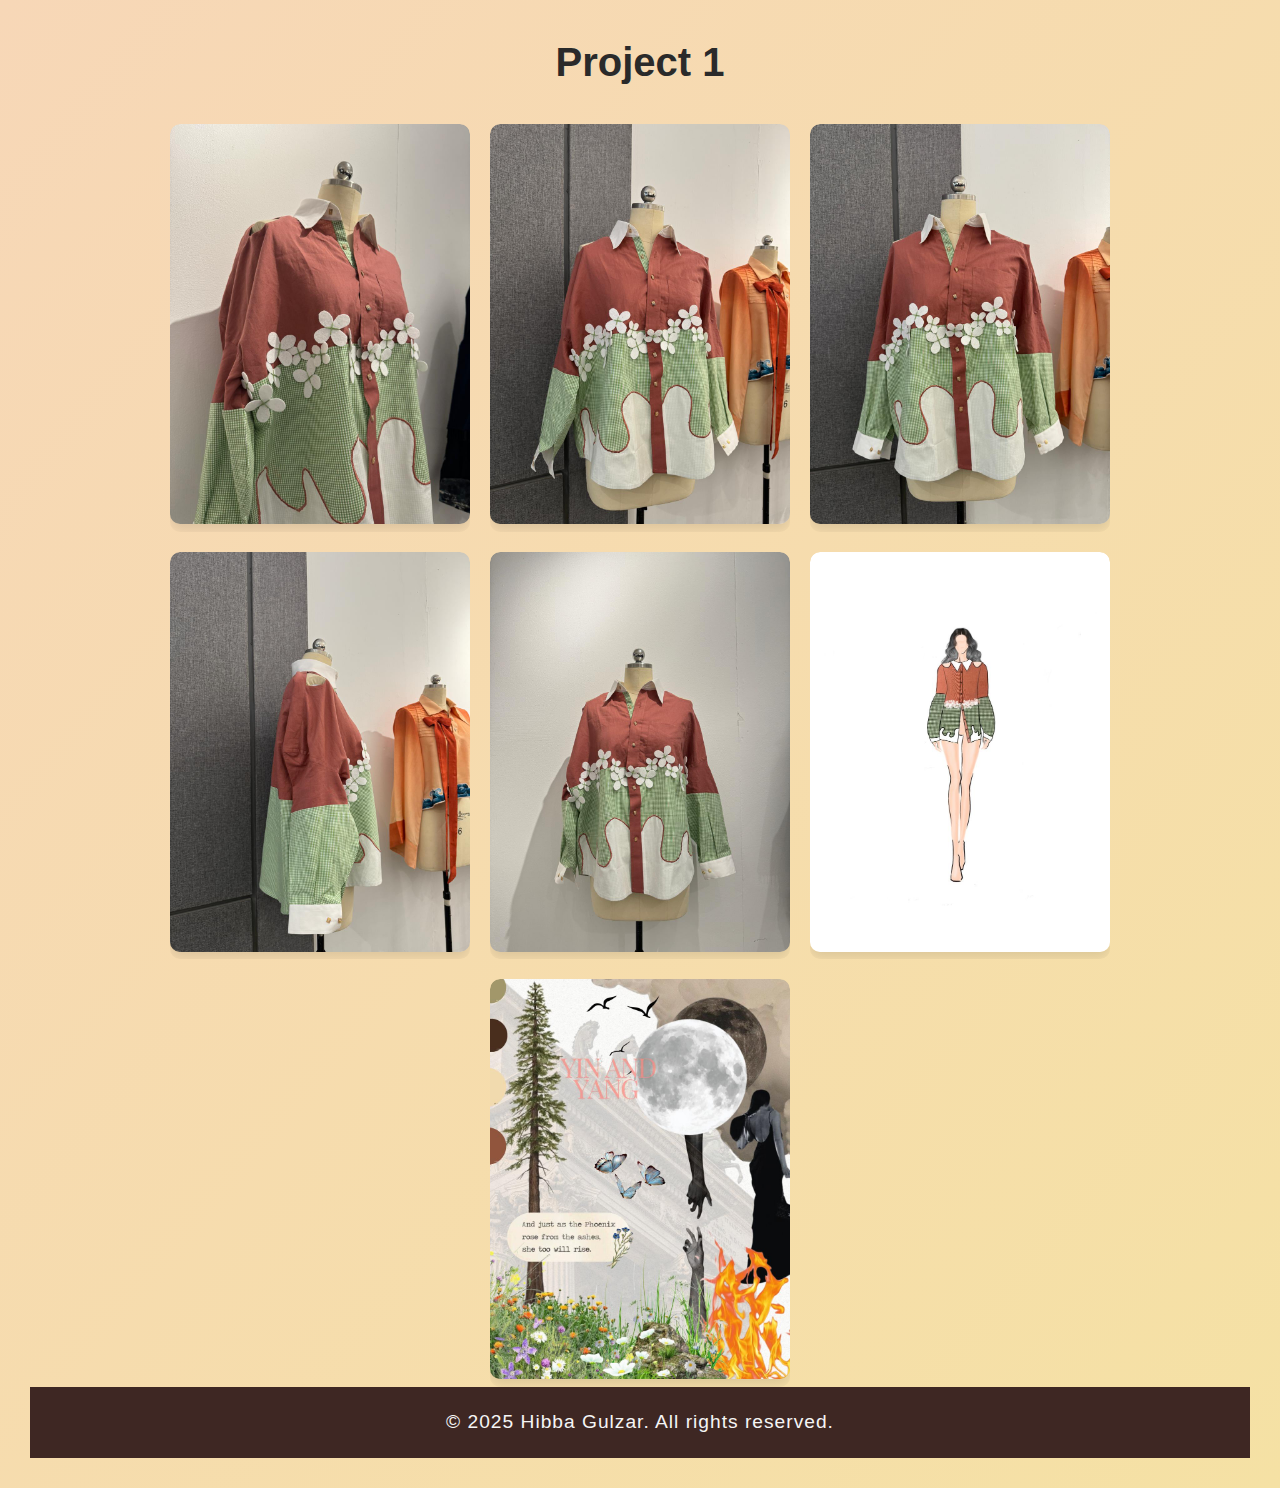
<file: portfolio1.html>
<!DOCTYPE html>
<html lang="en">

<head>
    <meta charset="UTF-8">
    <meta name="viewport" content="width=device-width, initial-scale=1.0">
    <title>Project 1</title>
    <link rel="stylesheet" href="portfolio.css">
</head>

<body>
    <section class="portfolio-detail">
        <h2>Project 1</h2>
        <div class="portfolio-grid">
            <div class="portfolio-item">
                <img src="https://ruhail-shaikh03.github.io/portfolio/Hibs/1/1.jpg" alt="Portfolio 1"
                    class="portfolio-thumbnail" onclick="zoomImage(this)">
            </div>
            <div class="portfolio-item">
                <img src="https://ruhail-shaikh03.github.io/portfolio/Hibs/1/2.jpg" alt="Portfolio 1"
                    class="portfolio-thumbnail" onclick="zoomImage(this)">
            </div>
            <div class="portfolio-item">
                <img src="https://ruhail-shaikh03.github.io/portfolio/Hibs/1/3.jpg" alt="Portfolio 1"
                    class="portfolio-thumbnail" onclick="zoomImage(this)">
            </div>
            <div class="portfolio-item">
                <img src="https://ruhail-shaikh03.github.io/portfolio/Hibs/1/4.jpg" alt="Portfolio 1"
                    class="portfolio-thumbnail" onclick="zoomImage(this)">
            </div>
            <div class="portfolio-item">
                <img src="https://ruhail-shaikh03.github.io/portfolio/Hibs/1/5.jpg" alt="Portfolio 1"
                    class="portfolio-thumbnail" onclick="zoomImage(this)">
            </div>
            <div class="portfolio-item">
                <img src="https://ruhail-shaikh03.github.io/portfolio/Hibs/1/6.jpg" alt="Portfolio 1"
                    class="portfolio-thumbnail" onclick="zoomImage(this)">
            </div>
            <div class="portfolio-item">
                <img src="https://ruhail-shaikh03.github.io/portfolio/Hibs/1/7.jpg" alt="Portfolio 1"
                    class="portfolio-thumbnail" onclick="zoomImage(this)">
            </div>
        </div>
    </section>
    <footer class="text-center">
        <p>&copy; 2025 Hibba Gulzar. All rights reserved.</p>
    </footer>
</body>

</html>
</file>
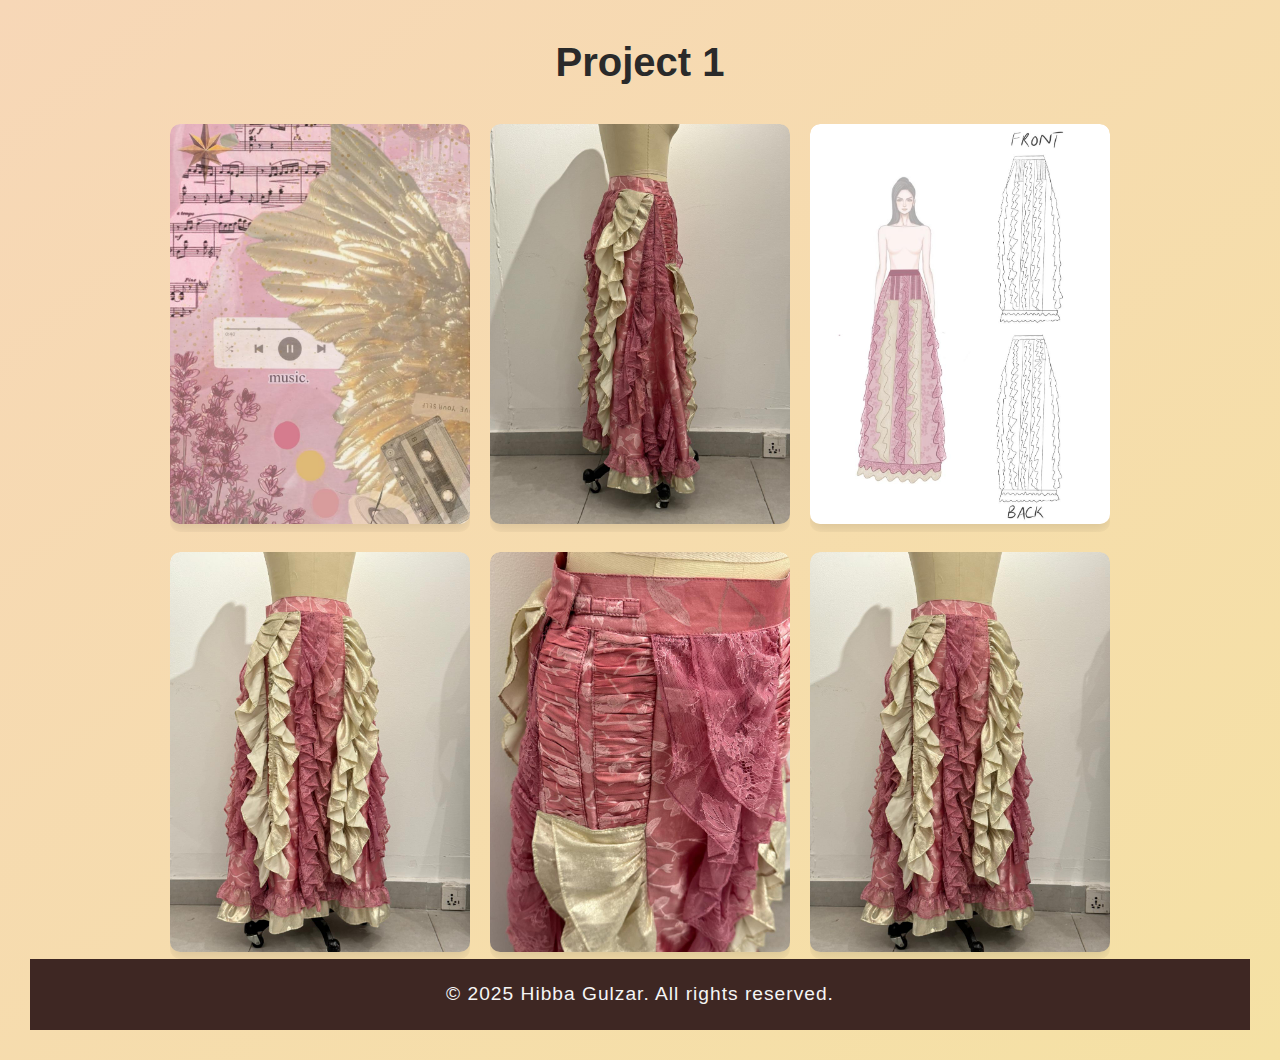
<file: portfolio2.html>
<!DOCTYPE html>
<html lang="en">

<head>
    <meta charset="UTF-8">
    <meta name="viewport" content="width=device-width, initial-scale=1.0">
    <title>Project 1</title>
    <link rel="stylesheet" href="portfolio.css">
</head>

<body>
    <section class="portfolio-detail">
        <h2>Project 1</h2>
        <div class="portfolio-grid">
            <div class="portfolio-item">
                <img src="https://ruhail-shaikh03.github.io/portfolio/Hibs/2/8.jpg" alt="Portfolio 2"
                    class="portfolio-thumbnail" onclick="zoomImage(this)">
            </div>
            <div class="portfolio-item">
                <img src="https://ruhail-shaikh03.github.io/portfolio/Hibs/2/9.jpg" alt="Portfolio 2"
                    class="portfolio-thumbnail" onclick="zoomImage(this)">
            </div>
            <div class="portfolio-item">
                <img src="https://ruhail-shaikh03.github.io/portfolio/Hibs/2/10.jpg" alt="Portfolio 2"
                    class="portfolio-thumbnail" onclick="zoomImage(this)">
            </div>
            <div class="portfolio-item">
                <img src="https://ruhail-shaikh03.github.io/portfolio/Hibs/2/11.jpg" alt="Portfolio 2"
                    class="portfolio-thumbnail" onclick="zoomImage(this)">
            </div>
            <div class="portfolio-item">
                <img src="https://ruhail-shaikh03.github.io/portfolio/Hibs/2/12.jpg" alt="Portfolio 2"
                    class="portfolio-thumbnail" onclick="zoomImage(this)">
            </div>
            <div class="portfolio-item">
                <img src="https://ruhail-shaikh03.github.io/portfolio/Hibs/2/13.jpg" alt="Portfolio 2"
                    class="portfolio-thumbnail" onclick="zoomImage(this)">
            </div>
        </div>
    </section>
    <footer class="text-center">
        <p>&copy; 2025 Hibba Gulzar. All rights reserved.</p>
    </footer>
</body>

</html>
</file>
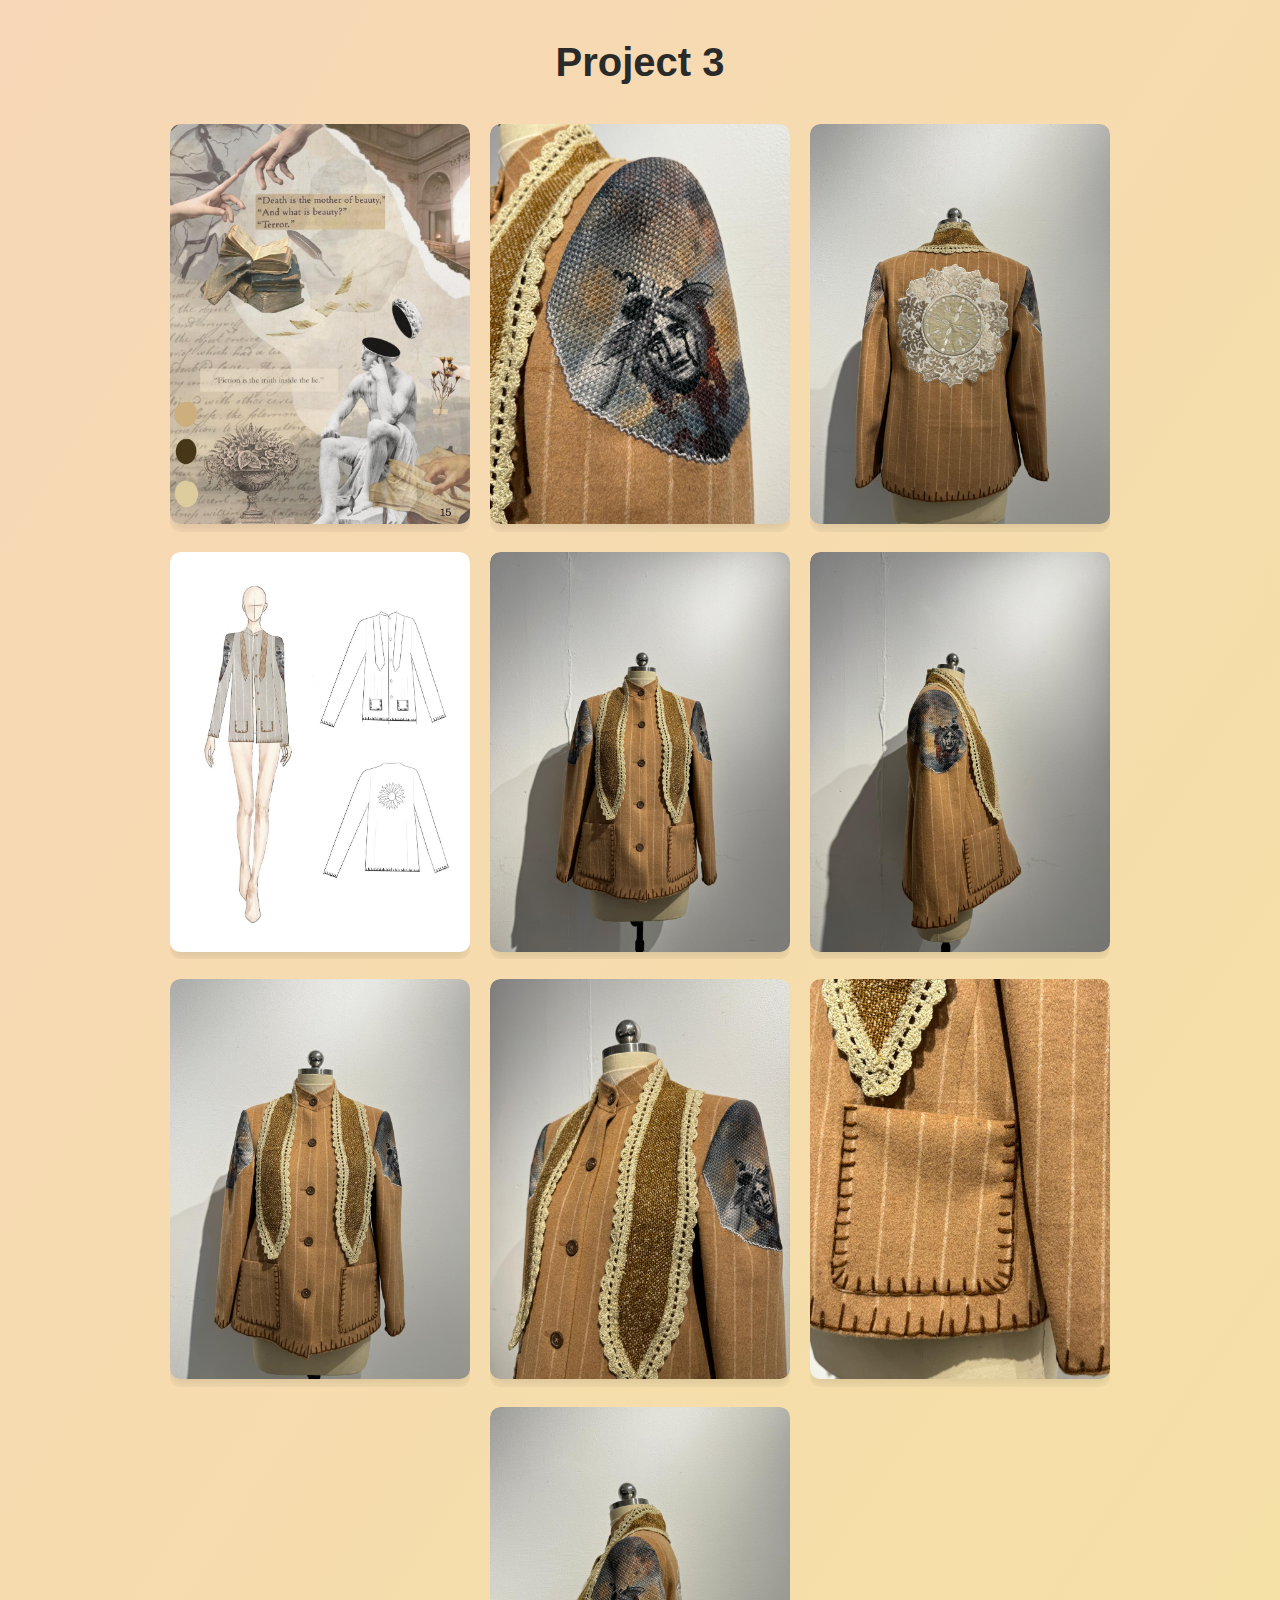
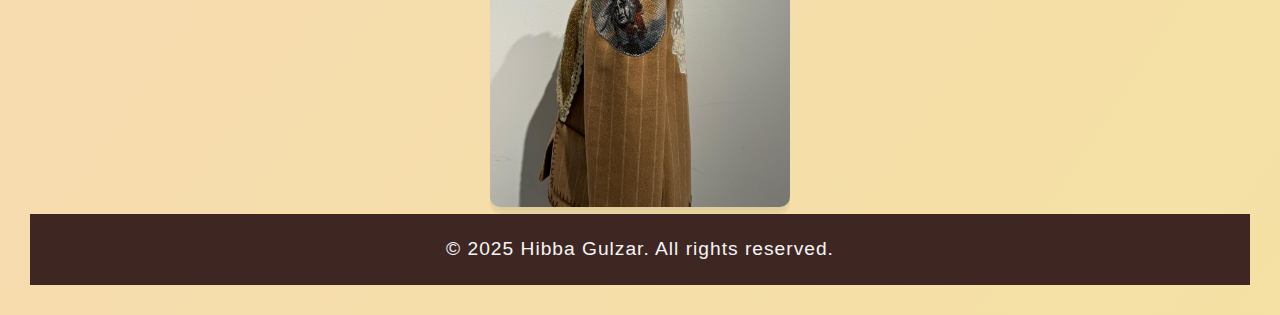
<file: portfolio3.html>
<!DOCTYPE html>
<html lang="en">

<head>
    <meta charset="UTF-8">
    <meta name="viewport" content="width=device-width, initial-scale=1.0">
    <title>Project 3</title>
    <link rel="stylesheet" href="portfolio.css">
</head>

<body>
    <section class="portfolio-detail">
        <h2>Project 3</h2>
        <div class="portfolio-grid">
            <div class="portfolio-item">
                <img src="https://ruhail-shaikh03.github.io/portfolio/Hibs/4/18.jpg" alt="Portfolio 3"
                    class="portfolio-thumbnail" onclick="zoomImage(this)">
            </div>
            <div class="portfolio-item">
                <img src="https://ruhail-shaikh03.github.io/portfolio/Hibs/4/19.jpg" alt="Portfolio 3"
                    class="portfolio-thumbnail" onclick="zoomImage(this)">
            </div>
            <div class="portfolio-item">
                <img src="https://ruhail-shaikh03.github.io/portfolio/Hibs/4/20.jpg" alt="Portfolio 3"
                    class="portfolio-thumbnail" onclick="zoomImage(this)">
            </div>
            <div class="portfolio-item">
                <img src="https://ruhail-shaikh03.github.io/portfolio/Hibs/4/21.jpg" alt="Portfolio 3"
                    class="portfolio-thumbnail" onclick="zoomImage(this)">
            </div>
            <div class="portfolio-item">
                <img src="https://ruhail-shaikh03.github.io/portfolio/Hibs/4/22.jpg" alt="Portfolio 3"
                    class="portfolio-thumbnail" onclick="zoomImage(this)">
            </div>
            <div class="portfolio-item">
                <img src="https://ruhail-shaikh03.github.io/portfolio/Hibs/4/23.jpg" alt="Portfolio 3"
                    class="portfolio-thumbnail" onclick="zoomImage(this)">
            </div>
            <div class="portfolio-item">
                <img src="https://ruhail-shaikh03.github.io/portfolio/Hibs/4/24.jpg" alt="Portfolio 3"
                    class="portfolio-thumbnail" onclick="zoomImage(this)">
            </div>
            <div class="portfolio-item">
                <img src="https://ruhail-shaikh03.github.io/portfolio/Hibs/4/25.jpg" alt="Portfolio 3"
                    class="portfolio-thumbnail" onclick="zoomImage(this)">
            </div>
            <div class="portfolio-item">
                <img src="https://ruhail-shaikh03.github.io/portfolio/Hibs/4/26.jpg" alt="Portfolio 3"
                    class="portfolio-thumbnail" onclick="zoomImage(this)">
            </div>
            <div class="portfolio-item">
                <img src="https://ruhail-shaikh03.github.io/portfolio/Hibs/4/27.jpg" alt="Portfolio 3"
                    class="portfolio-thumbnail" onclick="zoomImage(this)">
            </div>
        </div>
    </section>
    <footer class="text-center">
        <p>&copy; 2025 Hibba Gulzar. All rights reserved.</p>
    </footer>
</body>

</html>
</file>
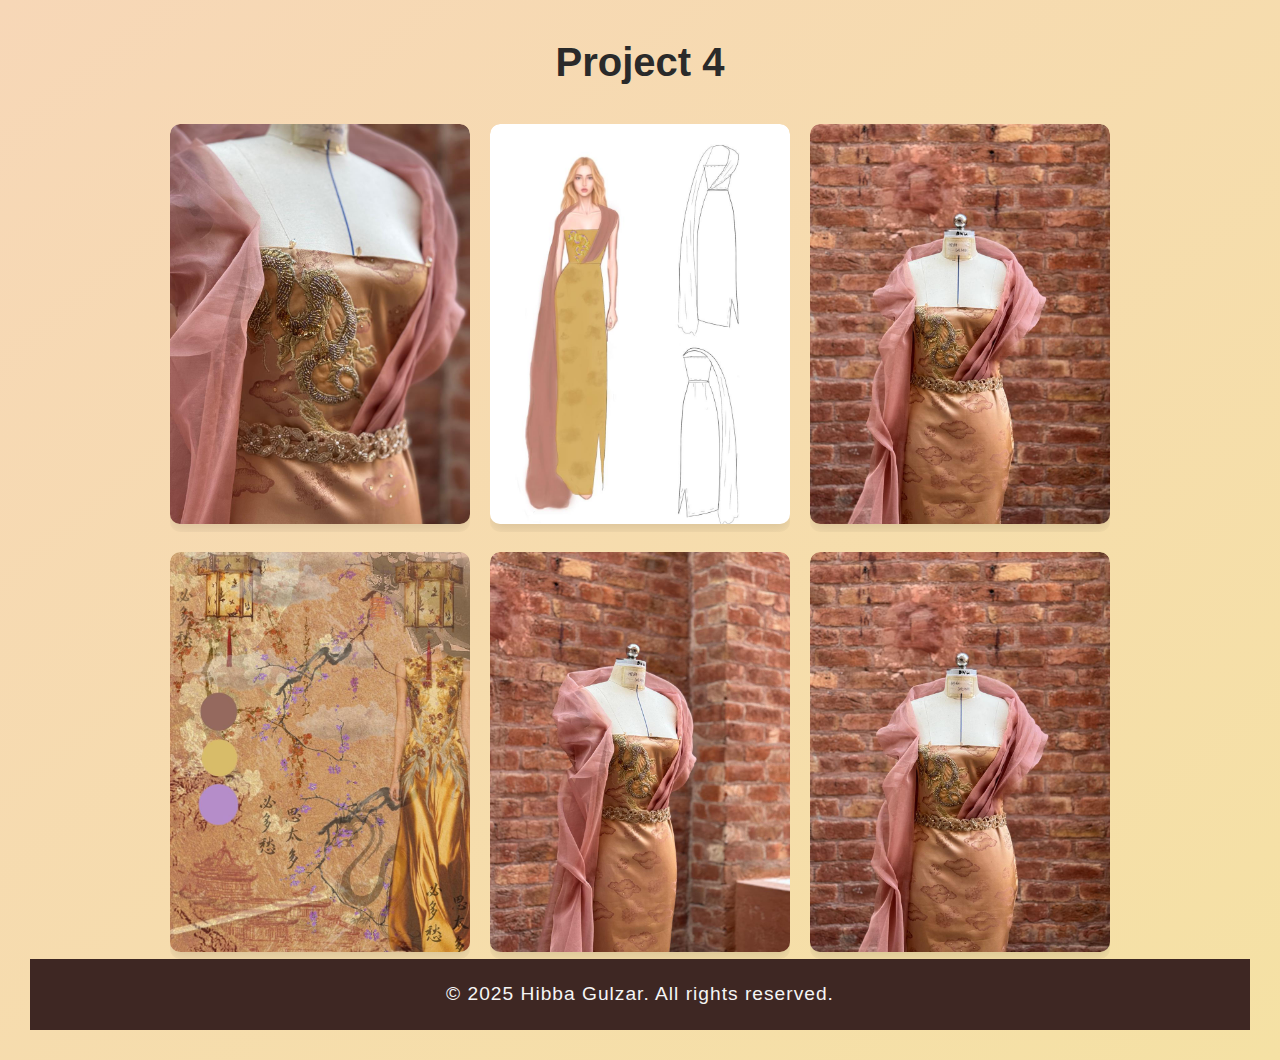
<file: portfolio4.html>
<!DOCTYPE html>
<html lang="en">

<head>
    <meta charset="UTF-8">
    <meta name="viewport" content="width=device-width, initial-scale=1.0">
    <title>Project 4</title>
    <link rel="stylesheet" href="portfolio.css">
</head>

<body>
    <section class="portfolio-detail">
        <h2>Project 4</h2>
        <div class="portfolio-grid">
            <div class="portfolio-item">
                <img src="https://ruhail-shaikh03.github.io/portfolio/Hibs/5/28.jpg" alt="Portfolio 4"
                    class="portfolio-thumbnail" onclick="zoomImage(this)">
            </div>
            <div class="portfolio-item">
                <img src="https://ruhail-shaikh03.github.io/portfolio/Hibs/5/29.jpg" alt="Portfolio 4"
                    class="portfolio-thumbnail" onclick="zoomImage(this)">
            </div>
            <div class="portfolio-item">
                <img src="https://ruhail-shaikh03.github.io/portfolio/Hibs/5/30.jpg" alt="Portfolio 4"
                    class="portfolio-thumbnail" onclick="zoomImage(this)">
            </div>
            <div class="portfolio-item">
                <img src="https://ruhail-shaikh03.github.io/portfolio/Hibs/5/31.jpg" alt="Portfolio 4"
                    class="portfolio-thumbnail" onclick="zoomImage(this)">
            </div>
            <div class="portfolio-item">
                <img src="https://ruhail-shaikh03.github.io/portfolio/Hibs/5/32.jpg" alt="Portfolio 4"
                    class="portfolio-thumbnail" onclick="zoomImage(this)">
            </div>
            <div class="portfolio-item">
                <img src="https://ruhail-shaikh03.github.io/portfolio/Hibs/5/33.jpg" alt="Portfolio 4"
                    class="portfolio-thumbnail" onclick="zoomImage(this)">
            </div>
        </div>
    </section>
    <footer class="text-center">
        <p>&copy; 2025 Hibba Gulzar. All rights reserved.</p>
    </footer>
</body>

</html>
</file>
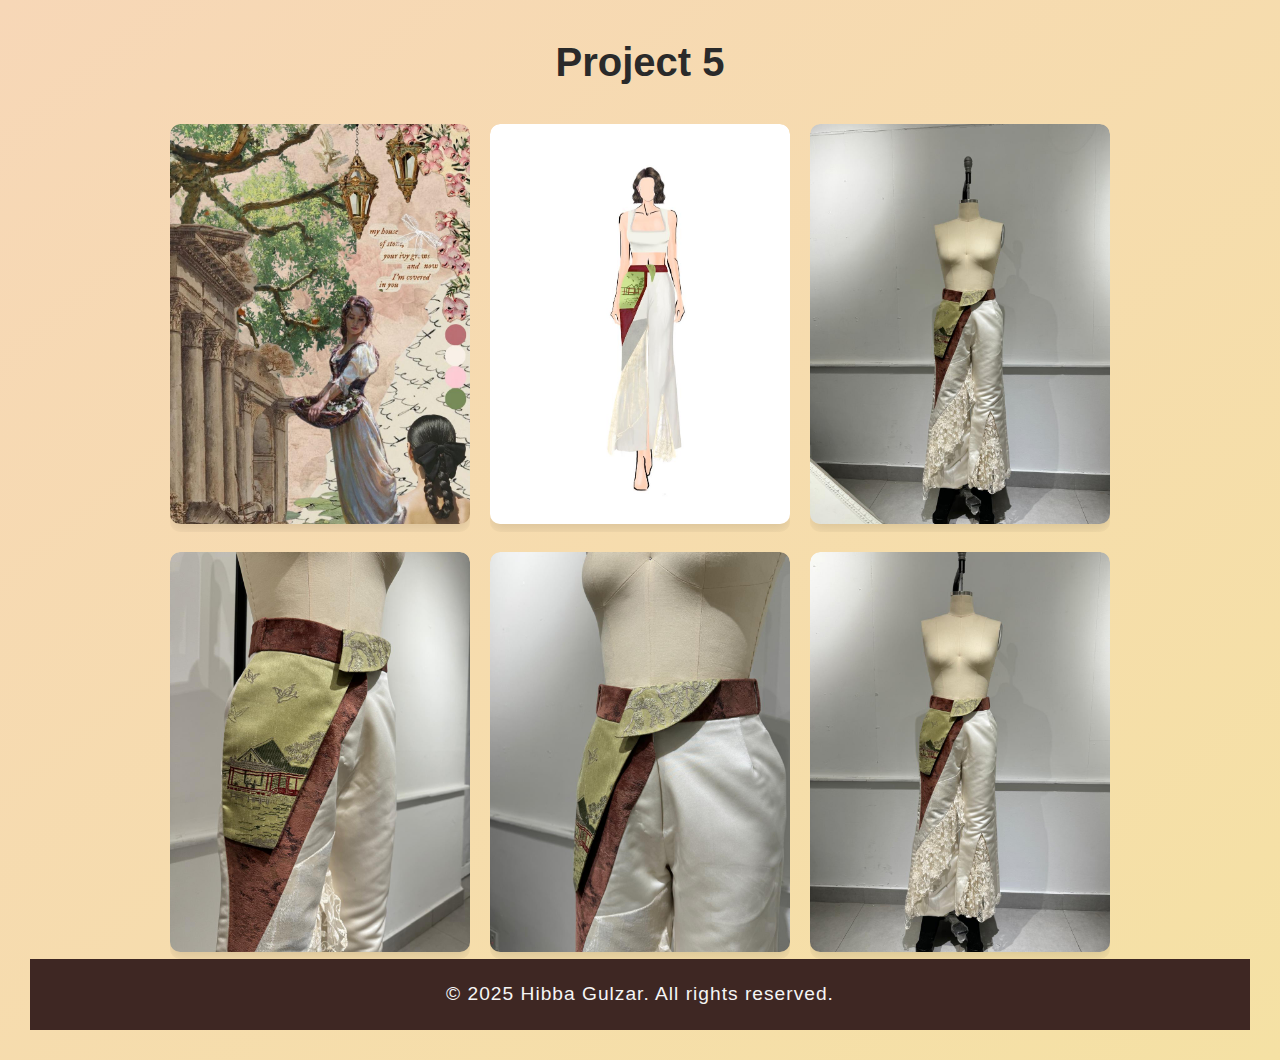
<file: portfolio5.html>
<!DOCTYPE html>
<html lang="en">

<head>
    <meta charset="UTF-8">
    <meta name="viewport" content="width=device-width, initial-scale=1.0">
    <title>Project 5</title>
    <link rel="stylesheet" href="portfolio.css">
</head>

<body>
    <section class="portfolio-detail">
        <h2>Project 5</h2>
        <div class="portfolio-grid">
            <div class="portfolio-item">
                <img src="https://ruhail-shaikh03.github.io/portfolio/Hibs/6/35.jpg" alt="Portfolio 5"
                    class="portfolio-thumbnail" onclick="zoomImage(this)">
            </div>
            <div class="portfolio-item">
                <img src="https://ruhail-shaikh03.github.io/portfolio/Hibs/6/36.jpg" alt="Portfolio 5"
                    class="portfolio-thumbnail" onclick="zoomImage(this)">
            </div>
            <div class="portfolio-item">
                <img src="https://ruhail-shaikh03.github.io/portfolio/Hibs/6/37.jpg" alt="Portfolio 5"
                    class="portfolio-thumbnail" onclick="zoomImage(this)">
            </div>
            <div class="portfolio-item">
                <img src="https://ruhail-shaikh03.github.io/portfolio/Hibs/6/38.jpg" alt="Portfolio 5"
                    class="portfolio-thumbnail" onclick="zoomImage(this)">
            </div>
            <div class="portfolio-item">
                <img src="https://ruhail-shaikh03.github.io/portfolio/Hibs/6/39.jpg" alt="Portfolio 5"
                    class="portfolio-thumbnail" onclick="zoomImage(this)">
            </div>
            <div class="portfolio-item">
                <img src="https://ruhail-shaikh03.github.io/portfolio/Hibs/6/40.jpg" alt="Portfolio 5"
                    class="portfolio-thumbnail" onclick="zoomImage(this)">
            </div>
        </div>
    </section>
    <footer class="text-center">
        <p>&copy; 2025 Hibba Gulzar. All rights reserved.</p>
    </footer>
</body>

</html>
</file>
<file: portfolio.css>
/* General reset */
* {
    margin: 0;
    padding: 0;
    box-sizing: border-box;
}

body {
    font-family: 'Arial', sans-serif;
    background-color: #f5f5f5;
    /* Soft warm background */
    color: #333;
    /* Dark neutral text */
    line-height: 1.6;
    padding: 30px;
}

h2 {
    text-align: center;
    font-size: 2.5rem;
    margin-bottom: 30px;
    color: #2a2a2a;
    /* Slightly darker for contrast */
}

/* Portfolio grid layout */
.portfolio-grid {
    display: flex;
    flex-wrap: wrap;
    gap: 20px;
    justify-content: center;
}

/* Individual portfolio item */
.portfolio-item {
    text-align: center;
    cursor: pointer;
    transition: transform 0.3s ease, box-shadow 0.3s ease;
    border-radius: 10px;
    overflow: hidden;
}

/* Hover effects for portfolio items */
.portfolio-item:hover {
    transform: scale(1.05);
    box-shadow: 0 12px 24px rgba(0, 0, 0, 0.15);
}

/* Thumbnail image style */
.portfolio-thumbnail {
    width: 300px;
    height: 400px;
    object-fit: cover;
    border-radius: 10px;
    box-shadow: 0 6px 12px rgba(0, 0, 0, 0.1);
    transition: all 0.3s ease;
}

.portfolio-thumbnail:hover {
    transform: scale(1.05);
}

/* Smooth background gradients */
body {
    background: linear-gradient(to bottom right, #f7d7b7, #f5e1a4);
    /* Warm gradient */
}

footer {
    background: #3e2723;
    color: #f5f5f5;
    padding: 20px;
    text-align: center;
    font-family: 'Raleway', sans-serif;
    font-size: 1.2rem;
    letter-spacing: 1px;
}
</file>
